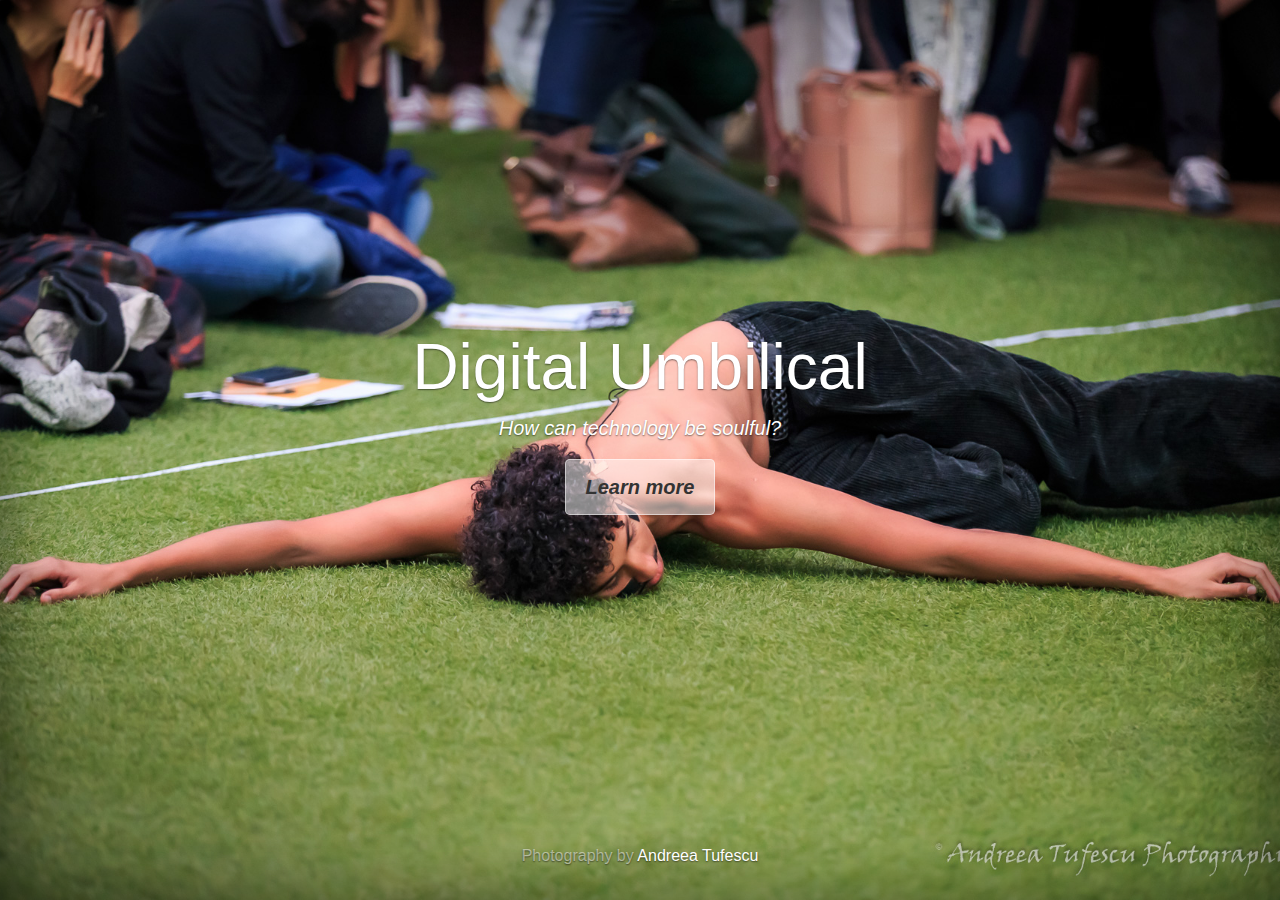
<file: index.htm>
<!doctype html>
<html lang="en">
  <head>
    <meta charset="utf-8">
    <meta name="viewport" content="width=device-width, initial-scale=1, shrink-to-fit=no">
    <meta name="description" content="">
    <meta name="author" content="">
    <link rel="icon" href="./cover/img/mask.ico" sizes="any">

    <title>Digital Umbilical</title>

    <!-- Bootstrap core CSS -->
    <link href="./cover/css/bootstrap.min.css" rel="stylesheet">

    <!-- Custom styles for this template -->
    <link href="./cover/css/cover.css" rel="stylesheet">
  </head>

  <body class="text-center">
    
    <div class="cover-container d-flex w-100 h-100 p-3 mx-auto flex-column">
      
      <header class="masthead mb-auto">
        <div class="inner">
          <!--
          <h3 class="masthead-brand">Cover</h3>
          -->
          <nav class="nav nav-masthead justify-content-center">
            <!--
            <a class="nav-link active" href="#">Home</a>
            <a class="nav-link" href="#">Features</a>
            <a class="nav-link" href="#">Contact</a>
            -->
          </nav>
        </div>
      </header>
    

      <main role="main" class="inner cover">
        <h1 class="cover-heading">Digital Umbilical</h1>
        <p class="lead">How can technology be soulful?</p>
        <p class="lead">
          <a href="./home.htm" class="btn btn-lg btn-secondary">Learn more</a>
        </p>
      </main>

      <footer class="mastfoot mt-auto">
        <div class="inner">
          <p>Photography by <a target="_blank" href="https://www.andreeatufescu.com/">Andreea Tufescu</a></p>
        </div>
      </footer>
    </div>


    <!-- Bootstrap core JavaScript
    ================================================== -->
    <!-- Placed at the end of the document so the pages load faster -->
    <script src="https://code.jquery.com/jquery-3.3.1.slim.min.js" integrity="sha384-q8i/X+965DzO0rT7abK41JStQIAqVgRVzpbzo5smXKp4YfRvH+8abtTE1Pi6jizo" crossorigin="anonymous"></script>
    <script>window.jQuery || document.write('<script src="../../assets/js/vendor/jquery-slim.min.js"><\/script>')</script>
    <script src="./cover/js/popper.min.js"></script>
    <script src="./cover/js/bootstrap.min.js"></script>
  </body>
</html>
</file>
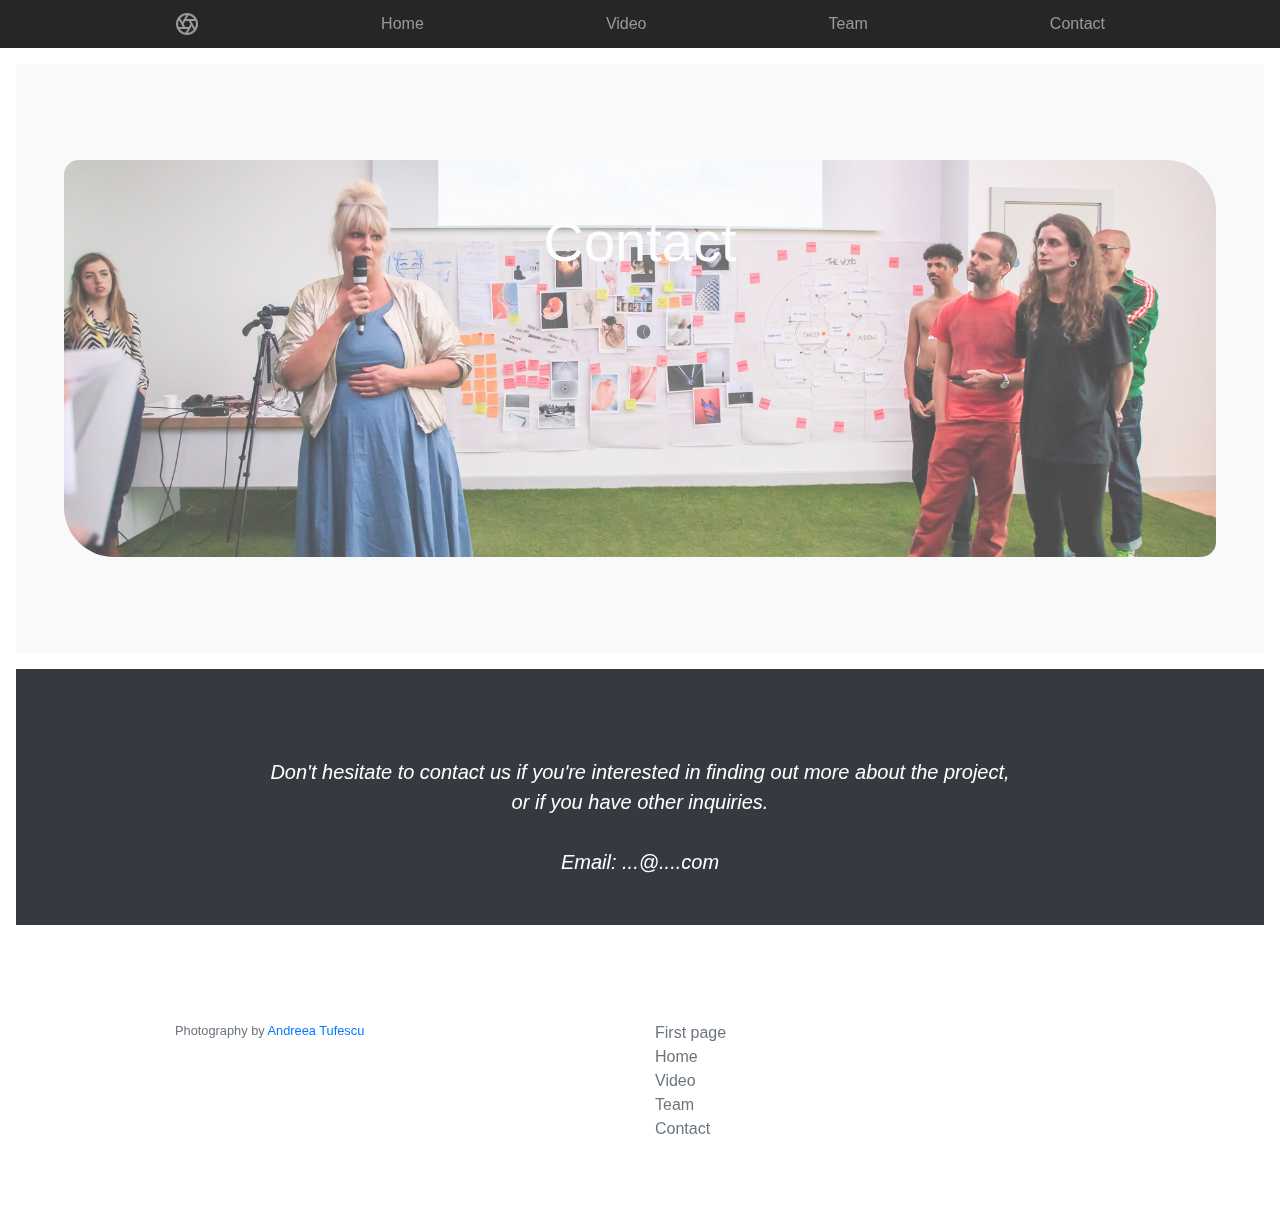
<file: contact.htm>
<!doctype html>
<html lang="en">
  <head>
    <meta charset="utf-8">
    <meta name="viewport" content="width=device-width, initial-scale=1, shrink-to-fit=no">
    <meta name="description" content="">
    <meta name="author" content="">
    <link rel="icon" href="./cover/img/mask.ico">

    <title>Digital Umbilical</title>

    <!-- Bootstrap core CSS -->
    <link href="./contact/css/bootstrap.min.css" rel="stylesheet">

    <!-- Custom styles for this template -->
    <link href="./contact/css/contact.css" rel="stylesheet">
  </head>

  <body>

    <nav class="site-header sticky-top py-1">
      <div class="container d-flex flex-column flex-md-row justify-content-between">
        <a class="py-2" href="./index.htm">
          <svg xmlns="http://www.w3.org/2000/svg" width="24" height="24" viewBox="0 0 24 24" fill="none" stroke="currentColor" stroke-width="2" stroke-linecap="round" stroke-linejoin="round" class="d-block mx-auto"><circle cx="12" cy="12" r="10"></circle><line x1="14.31" y1="8" x2="20.05" y2="17.94"></line><line x1="9.69" y1="8" x2="21.17" y2="8"></line><line x1="7.38" y1="12" x2="13.12" y2="2.06"></line><line x1="9.69" y1="16" x2="3.95" y2="6.06"></line><line x1="14.31" y1="16" x2="2.83" y2="16"></line><line x1="16.62" y1="12" x2="10.88" y2="21.94"></line></svg>
        </a>
        <a class="py-2 d-none d-md-inline-block" href="./home.htm">Home</a>
        <a class="py-2 d-none d-md-inline-block" href="./video.htm">Video</a>
        <a class="py-2 d-none d-md-inline-block" href="./team.htm">Team</a>
        <a class="py-2 d-none d-md-inline-block" href="./contact.htm">Contact</a>
      </div>
    </nav>

    <div class="position-relative overflow-hidden p-3 p-md-5 m-md-3 text-center bg-light">
      <div class="top">
      <div class="col-md-5 p-lg-5 mx-auto my-5">
        
        <h1 class="display-4 font-weight-normal">Contact</h1>
        <p class="lead font-weight-normal">
          <br>
          <br>
          <br>
          <br>
          <br>
          <br>
          <br>
          </p>
        
      </div>
      </div>
      
    </div>

    <div class="d-md-flex flex-md-equal w-100 my-md-3 pl-md-3">
      <div class="bg-dark mr-md-3 pt-3 px-3 pt-md-5 px-md-5 text-center text-white overflow-hidden">
        <div class="obj1">
        <div class="my-3 py-3">
          <h2 class="display-5"></h2>
          <p class="lead">Don't hesitate to contact us if you're interested in finding out more about the project, <br>or if you have other inquiries. <br>
            <br>
            Email: ...@....com<br>
              </p>
        </div>
        </div>
      </div>
    </div>
    
        
      
    

    <footer class="container py-5">
      <div class="row">
        <div class="col-12 col-md">
          <svg xmlns="http://www.w3.org/2000/svg" width="24" height="24" viewBox="0 0 24 24" fill="none" stroke="currentColor" stroke-width="2" stroke-linecap="round" stroke-linejoin="round" class="d-block mb-2"><circle cx="12" cy="12" r="10"></circle><line x1="14.31" y1="8" x2="20.05" y2="17.94"></line><line x1="9.69" y1="8" x2="21.17" y2="8"></line><line x1="7.38" y1="12" x2="13.12" y2="2.06"></line><line x1="9.69" y1="16" x2="3.95" y2="6.06"></line><line x1="14.31" y1="16" x2="2.83" y2="16"></line><line x1="16.62" y1="12" x2="10.88" y2="21.94"></line></svg>
          <small class="d-block mb-3 text-muted">Photography by <a target="_blank" href="https://www.andreeatufescu.com/">Andreea Tufescu</a></small>
        </div>
        
        <div class="col-6 col-md">
          <h5>Features</h5>
          <ul class="list-unstyled text-small">
            <li><a class="text-muted" href="./index.htm">First page</a></li>
            <li><a class="text-muted" href="./home.htm">Home</a></li>
            <li><a class="text-muted" href="./video.htm">Video</a></li>
            <li><a class="text-muted" href="./team.htm">Team</a></li>
            <li><a class="text-muted" href="./contact.htm">Contact</a></li>
          </ul>
        </div>
        <!--
        <div class="col-6 col-md">
          <h5>Resources</h5>
          <ul class="list-unstyled text-small">
            <li><a class="text-muted" href="#">Resource</a></li>
            <li><a class="text-muted" href="#">Resource name</a></li>
            <li><a class="text-muted" href="#">Another resource</a></li>
            <li><a class="text-muted" href="#">Final resource</a></li>
          </ul>
        </div>
        <div class="col-6 col-md">
          <h5>Resources</h5>
          <ul class="list-unstyled text-small">
            <li><a class="text-muted" href="#">Business</a></li>
            <li><a class="text-muted" href="#">Education</a></li>
            <li><a class="text-muted" href="#">Government</a></li>
            <li><a class="text-muted" href="#">Gaming</a></li>
          </ul>
        </div>
        <div class="col-6 col-md">
          <h5>About</h5>
          <ul class="list-unstyled text-small">
            <li><a class="text-muted" href="#">Team</a></li>
            <li><a class="text-muted" href="#">Locations</a></li>
            <li><a class="text-muted" href="#">Privacy</a></li>
            <li><a class="text-muted" href="#">Terms</a></li>
          </ul>
        </div>
      -->
      </div>
    </footer>


    <!-- Bootstrap core JavaScript
    ================================================== -->
    <!-- Placed at the end of the document so the pages load faster -->
    <script src="https://code.jquery.com/jquery-3.3.1.slim.min.js" integrity="sha384-q8i/X+965DzO0rT7abK41JStQIAqVgRVzpbzo5smXKp4YfRvH+8abtTE1Pi6jizo" crossorigin="anonymous"></script>
    <script>window.jQuery || document.write('<script src="../../assets/js/vendor/jquery-slim.min.js"><\/script>')</script>
    <script src="./team/js/popper.min.js"></script>
    <script src="./team/js/bootstrap.min.js"></script>
    <script src="./team/js/holder.min.js"></script>
    <script>
      Holder.addTheme('thumb', {
        bg: '#55595c',
        fg: '#eceeef',
        text: 'Thumbnail'
      });
    </script>
  </body>
</html>
</file>
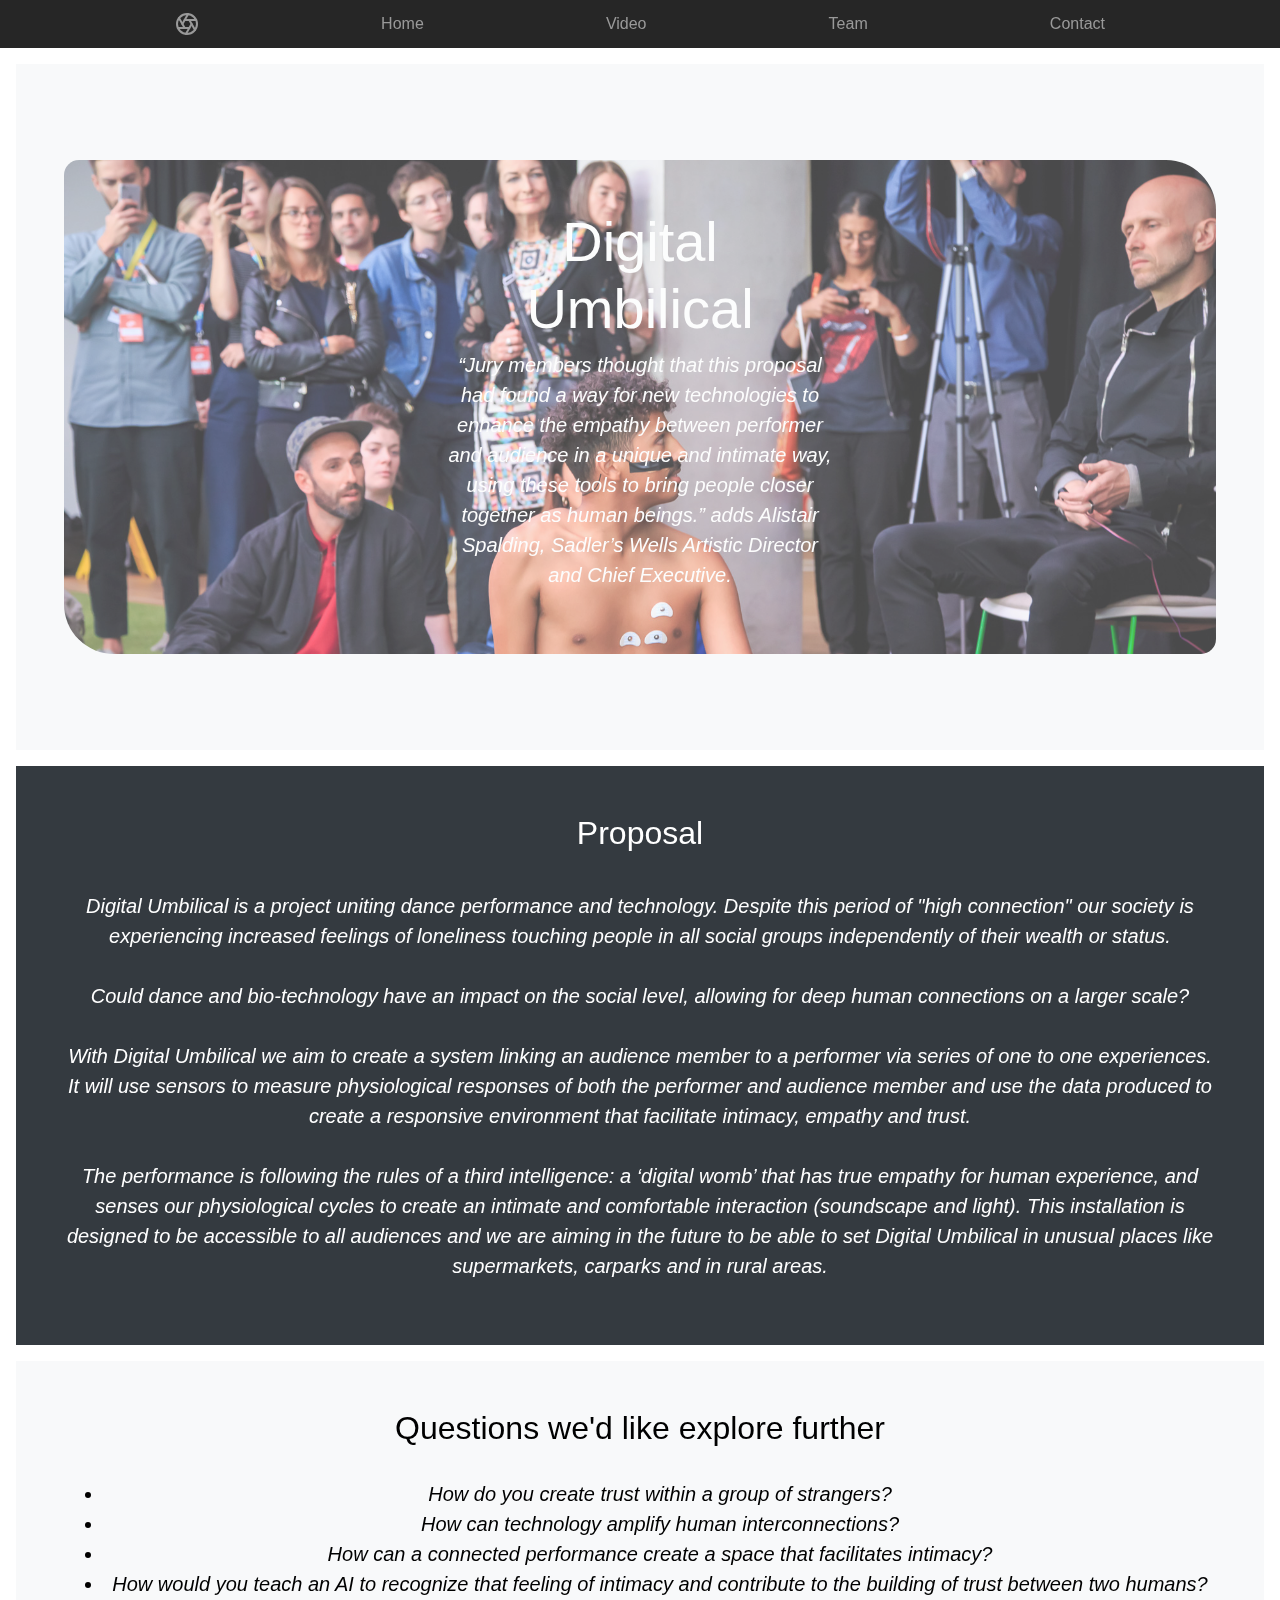
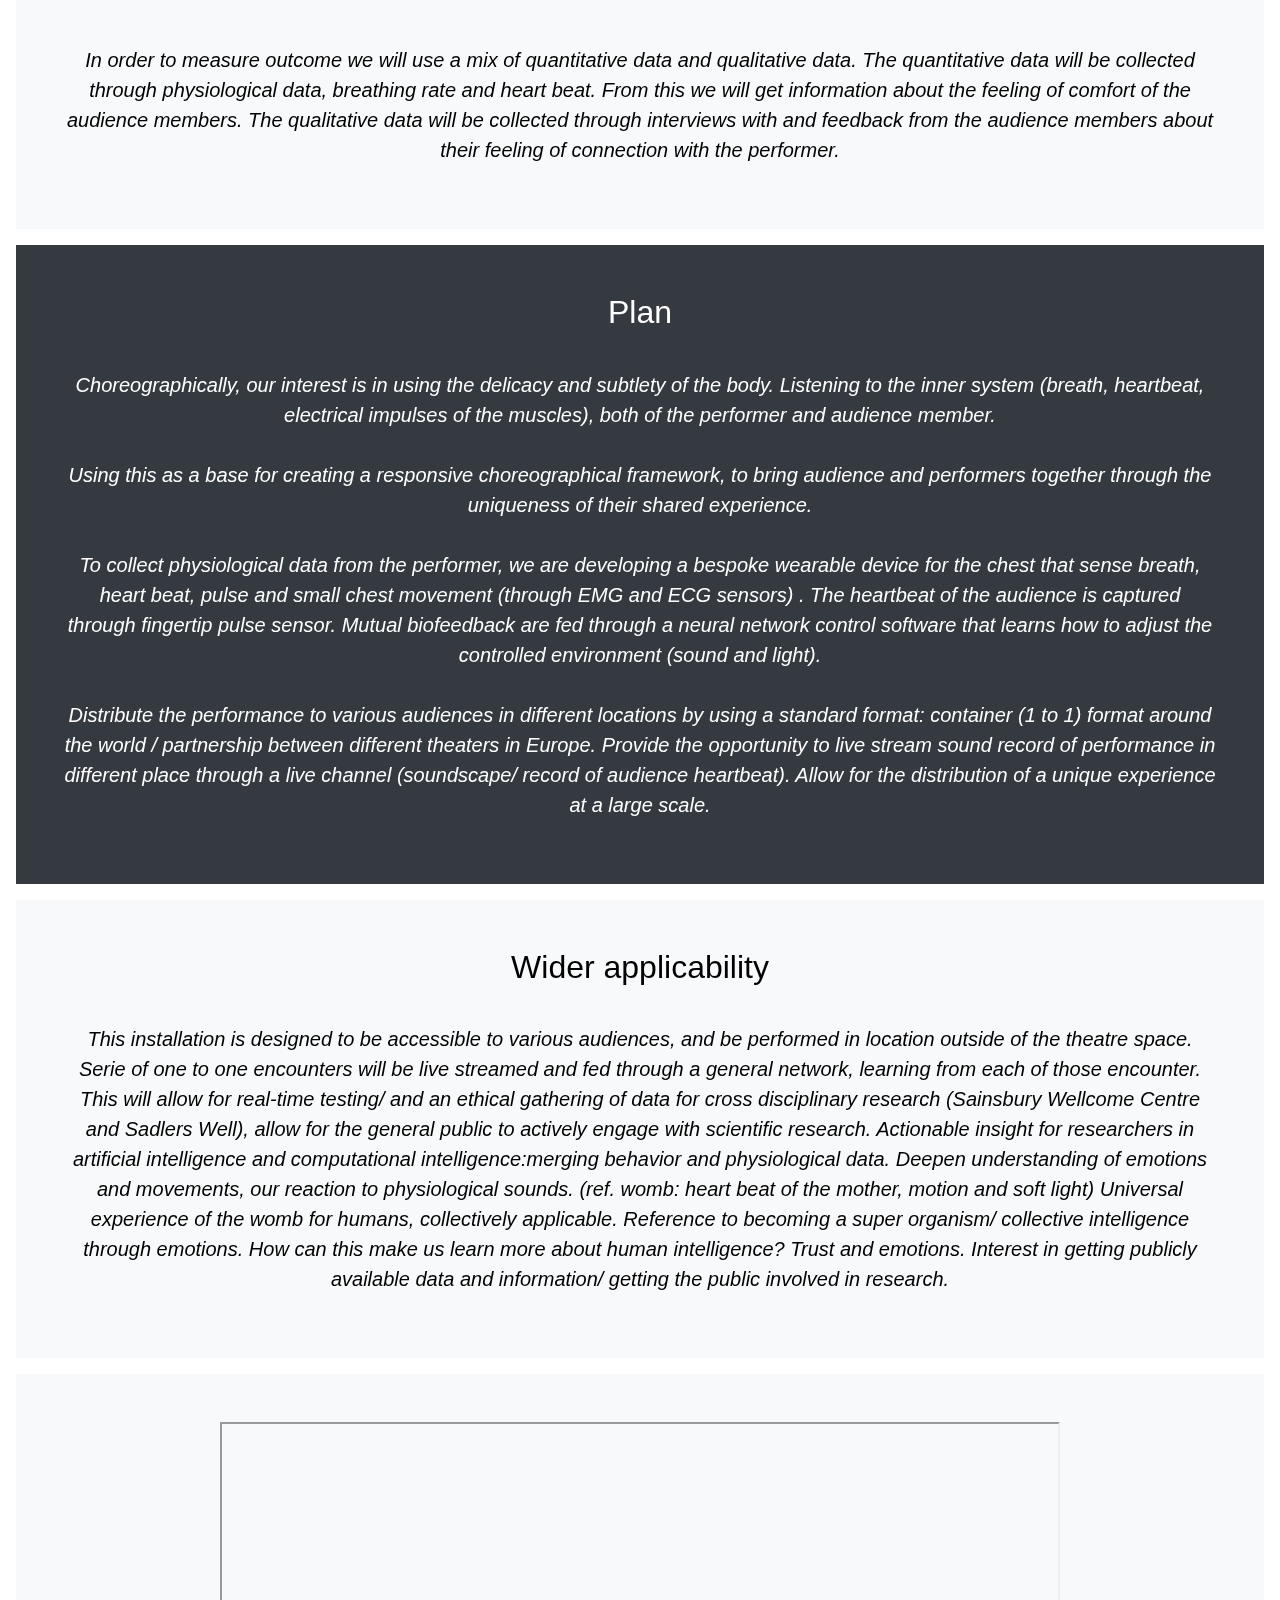
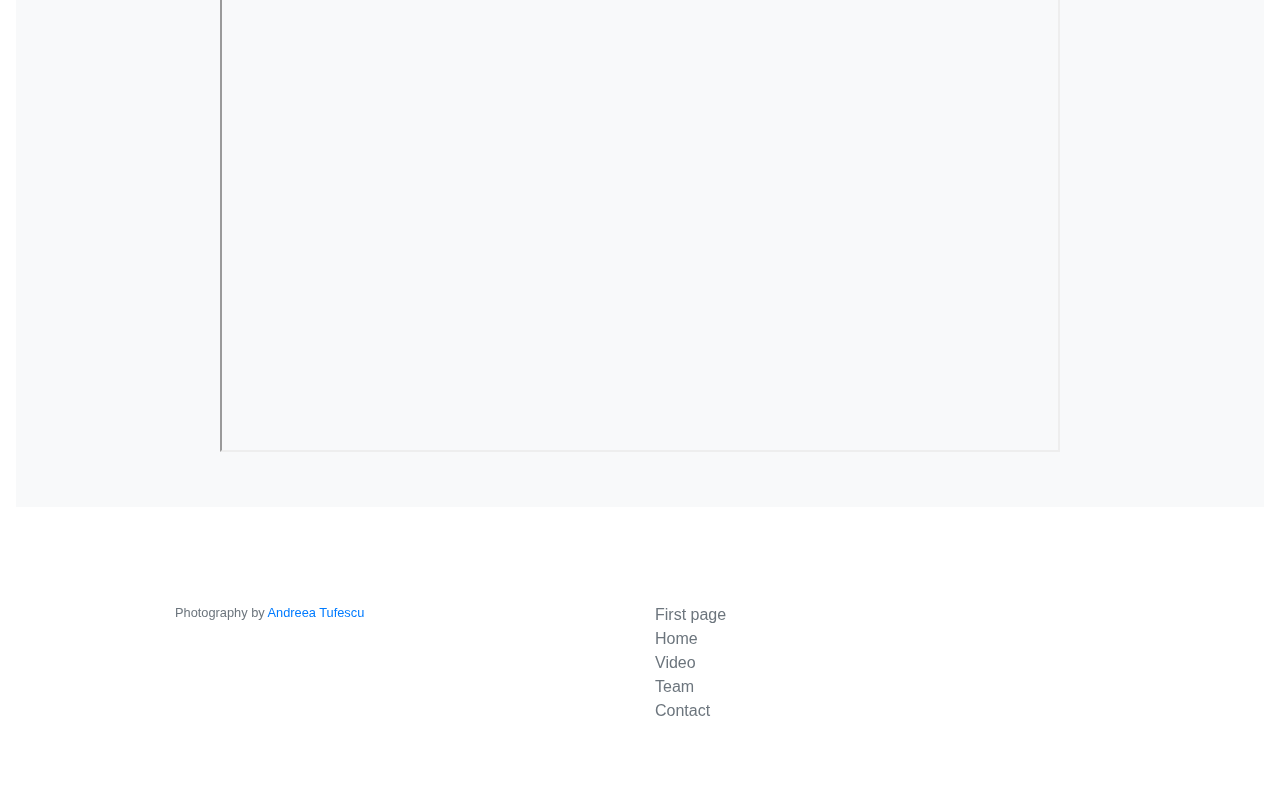
<file: home.htm>
<!doctype html>
<html lang="en">
  <head>
    <meta charset="utf-8">
    <meta name="viewport" content="width=device-width, initial-scale=1, shrink-to-fit=no">
    <meta name="description" content="">
    <meta name="author" content="">
    <link rel="icon" href="./cover/img/mask.ico">

    <title>Digital Umbilical</title>

    <!-- Bootstrap core CSS -->
    <link href="./home/css/bootstrap.min.css" rel="stylesheet">

    <!-- Custom styles for this template -->
    <link href="./home/css/home.css" rel="stylesheet">
  </head>

  <body>
      <nav class="site-header sticky-top py-1">
          <div class="container d-flex flex-column flex-md-row justify-content-between">
              <a class="py-2" href="./index.htm">
                  <svg xmlns="http://www.w3.org/2000/svg" width="24" height="24" viewBox="0 0 24 24" fill="none" stroke="currentColor" stroke-width="2" stroke-linecap="round" stroke-linejoin="round" class="d-block mx-auto"><circle cx="12" cy="12" r="10"></circle><line x1="14.31" y1="8" x2="20.05" y2="17.94"></line><line x1="9.69" y1="8" x2="21.17" y2="8"></line><line x1="7.38" y1="12" x2="13.12" y2="2.06"></line><line x1="9.69" y1="16" x2="3.95" y2="6.06"></line><line x1="14.31" y1="16" x2="2.83" y2="16"></line><line x1="16.62" y1="12" x2="10.88" y2="21.94"></line></svg>
              </a>
              <a class="py-2 d-none d-md-inline-block" href="./home.htm">Home</a>
              <a class="py-2 d-none d-md-inline-block" href="./video.htm">Video</a>
              <a class="py-2 d-none d-md-inline-block" href="./team.htm">Team</a>
              <a class="py-2 d-none d-md-inline-block" href="./contact.htm">Contact</a>
          </div>
      </nav>
      <div class="position-relative overflow-hidden p-3 p-md-5 m-md-3 text-center bg-light">
          <div class="top">
              <div class="col-md-5 p-lg-5 mx-auto my-5">

                  <h1 class="display-4 font-weight-normal">Digital Umbilical</h1>
                  <p class="lead font-weight-normal">
                      “Jury members thought that this proposal had found a way for new technologies to enhance the empathy between performer and audience in a unique and intimate way, using these tools to bring people closer together as human beings.” adds Alistair Spalding, Sadler’s Wells Artistic Director and Chief Executive.
                  </p>

              </div>
          </div>

      </div>

      <div class="position-relative overflow-hidden p-3 p-md-5 m-md-3 text-center bg-dark">



          <h2 class="display-5">Proposal</h2>
          <p class="lead">
              <br />
              Digital Umbilical is a project uniting dance performance and technology. Despite this period of "high connection"
              our society is experiencing increased feelings of loneliness touching people in all social groups independently of their wealth or status. <br /><br />
              Could dance and bio-technology have an impact on the social level, allowing for deep human connections on a larger scale? <br /><br />
              With Digital Umbilical we aim to create a system linking an audience member to a performer via series of one
              to one experiences. It will use sensors to measure physiological responses of both the performer and audience
              member and use the data produced to create a responsive environment that facilitate intimacy, empathy and trust. <br /><br />
              The performance is following the rules of a third intelligence: a ‘digital womb’ that has true empathy for
              human experience, and senses our physiological cycles to create an intimate and comfortable interaction
              (soundscape and light). This installation is designed to be accessible to all audiences and we are aiming
              in the future to be able to set Digital Umbilical in unusual places like supermarkets, carparks and in rural areas.


          </p>
      </div>

      <div class="position-relative overflow-hidden p-3 p-md-5 m-md-3 text-center bg-light">

          <h2 class="display-5 dark">Questions we'd like explore further</h2>
          <br />
          <ul class="lead dark">

              <li>How do you create trust within a group of strangers?</li>
              <li>How can technology amplify human interconnections?</li>
              <li>How can a connected performance create a space that facilitates intimacy?</li>
              <li>How would you teach an AI to recognize that feeling of intimacy and contribute to the building of trust between two humans?</li>
          </ul>
          <p class="lead dark">
              <br />
              In order to measure outcome we will use a mix of quantitative data and qualitative data. The quantitative
              data will be collected through physiological data, breathing rate and heart beat. From this we will get
              information about the feeling of comfort of the audience members. The qualitative data will be collected
              through interviews with and feedback from the audience members about their feeling of connection with the performer.
          </p>

      </div>

      <div class="position-relative overflow-hidden p-3 p-md-5 m-md-3 text-center bg-dark">

          <h2 class="display-5">Plan</h2>
          <p class="lead">
              <br />
              Choreographically, our interest is in using the delicacy and subtlety of the body. Listening to  
              the inner system (breath, heartbeat, electrical impulses of the muscles), both of the performer and audience member.
              <br /><br />
              Using this as a base for creating a responsive choreographical framework, to  
              bring audience and performers together through the uniqueness of their shared experience.
                    <br /><br />
              To collect physiological data from the performer, we are developing a bespoke wearable device for the chest 
              that sense breath, heart beat, pulse and small chest movement (through EMG and ECG sensors) . The heartbeat 
              of the audience is captured through fingertip pulse sensor. Mutual biofeedback are fed through a neural 
              network control software that learns how to adjust the controlled environment (sound and light).
                          <br /><br />
              Distribute the performance to various audiences in different locations by using a standard format: 
              container (1 to 1) format around the world / partnership between different theaters in Europe. Provide 
              the opportunity to live stream sound record of performance in different place through a live channel 
              (soundscape/ record of audience heartbeat). Allow for the distribution of a unique experience at a large scale.



          </p>
      </div>

      <div class="position-relative overflow-hidden p-3 p-md-5 m-md-3 text-center bg-light">

          <h2 class="display-5 dark">Wider applicability</h2>
          <p class="lead dark">
              <br />
              This installation is designed to be accessible to various audiences, and be performed in location outside 
              of the theatre space. Serie of one to one encounters will be live streamed and fed through a general 
              network, learning from each of those encounter. This will allow for real-time testing/ and an ethical 
              gathering of data for cross disciplinary research (Sainsbury Wellcome Centre and Sadlers Well), allow for 
              the general public to actively engage with scientific research.

              Actionable insight for researchers in artificial intelligence and computational intelligence:merging behavior 
              and physiological data. Deepen understanding of emotions and movements, our reaction to physiological sounds. 
              (ref. womb: heart beat of the mother, motion and soft light)

              Universal experience of the womb for humans, collectively applicable. Reference to becoming a super 
              organism/ collective intelligence through emotions. How can this make us learn more about human intelligence? 
              Trust and emotions. Interest in getting publicly available data and information/ getting the public involved 
              in research.



          </p>
      </div>





      <div class="position-relative overflow-hidden p-3 p-md-5 m-md-3 text-center bg-light">
          <div class="video">

              <iframe width="840" height="630"
                      src="https://www.youtube.com/embed/qldCjOsEx8U"></iframe>

          </div>

      </div>

      <footer class="container py-5">
          <div class="row">
              <div class="col-12 col-md">
                  <svg xmlns="http://www.w3.org/2000/svg" width="24" height="24" viewBox="0 0 24 24" fill="none" stroke="currentColor" stroke-width="2" stroke-linecap="round" stroke-linejoin="round" class="d-block mb-2"><circle cx="12" cy="12" r="10"></circle><line x1="14.31" y1="8" x2="20.05" y2="17.94"></line><line x1="9.69" y1="8" x2="21.17" y2="8"></line><line x1="7.38" y1="12" x2="13.12" y2="2.06"></line><line x1="9.69" y1="16" x2="3.95" y2="6.06"></line><line x1="14.31" y1="16" x2="2.83" y2="16"></line><line x1="16.62" y1="12" x2="10.88" y2="21.94"></line></svg>
                  <small class="d-block mb-3 text-muted">Photography by <a target="_blank" href="https://www.andreeatufescu.com/">Andreea Tufescu</a></small>
              </div>
              <div class="col-6 col-md">
                  <h5>Features</h5>
                  <ul class="list-unstyled text-small">
                      <li><a class="text-muted" href="./index.htm">First page</a></li>
                      <li><a class="text-muted" href="./home.htm">Home</a></li>
                      <li><a class="text-muted" href="./video.htm">Video</a></li>
                      <li><a class="text-muted" href="./team.htm">Team</a></li>
                      <li><a class="text-muted" href="./contact.htm">Contact</a></li>
                  </ul>
              </div>
              <!--
              <div class="col-6 col-md">
                <h5>Resources</h5>
                <ul class="list-unstyled text-small">
                  <li><a class="text-muted" href="#">Resource</a></li>
                  <li><a class="text-muted" href="#">Resource name</a></li>
                  <li><a class="text-muted" href="#">Another resource</a></li>
                  <li><a class="text-muted" href="#">Final resource</a></li>
                </ul>
              </div>
              <div class="col-6 col-md">
                <h5>Resources</h5>
                <ul class="list-unstyled text-small">
                  <li><a class="text-muted" href="#">Business</a></li>
                  <li><a class="text-muted" href="#">Education</a></li>
                  <li><a class="text-muted" href="#">Government</a></li>
                  <li><a class="text-muted" href="#">Gaming</a></li>
                </ul>
              </div>
              <div class="col-6 col-md">
                <h5>About</h5>
                <ul class="list-unstyled text-small">
                  <li><a class="text-muted" href="#">Team</a></li>
                  <li><a class="text-muted" href="#">Locations</a></li>
                  <li><a class="text-muted" href="#">Privacy</a></li>
                  <li><a class="text-muted" href="#">Terms</a></li>
                </ul>
              </div>
            -->
          </div>
      </footer>

      <!-- Bootstrap core JavaScript
    ================================================== -->
      <!-- Placed at the end of the document so the pages load faster -->
      <script src="https://code.jquery.com/jquery-3.3.1.slim.min.js" integrity="sha384-q8i/X+965DzO0rT7abK41JStQIAqVgRVzpbzo5smXKp4YfRvH+8abtTE1Pi6jizo" crossorigin="anonymous"></script>
      <script>window.jQuery || document.write('<script src="../../assets/js/vendor/jquery-slim.min.js"><\/script>')</script>
      <script src="./home/js/popper.min.js"></script>
      <script src="./home/js/bootstrap.min.js"></script>
      <script src="./home/js/holder.min.js"></script>
      <script>
Holder.addTheme('thumb', {
        bg: '#55595c',
        fg: '#eceeef',
        text: 'Thumbnail'
      });</script>
  </body>
</html>
</file>
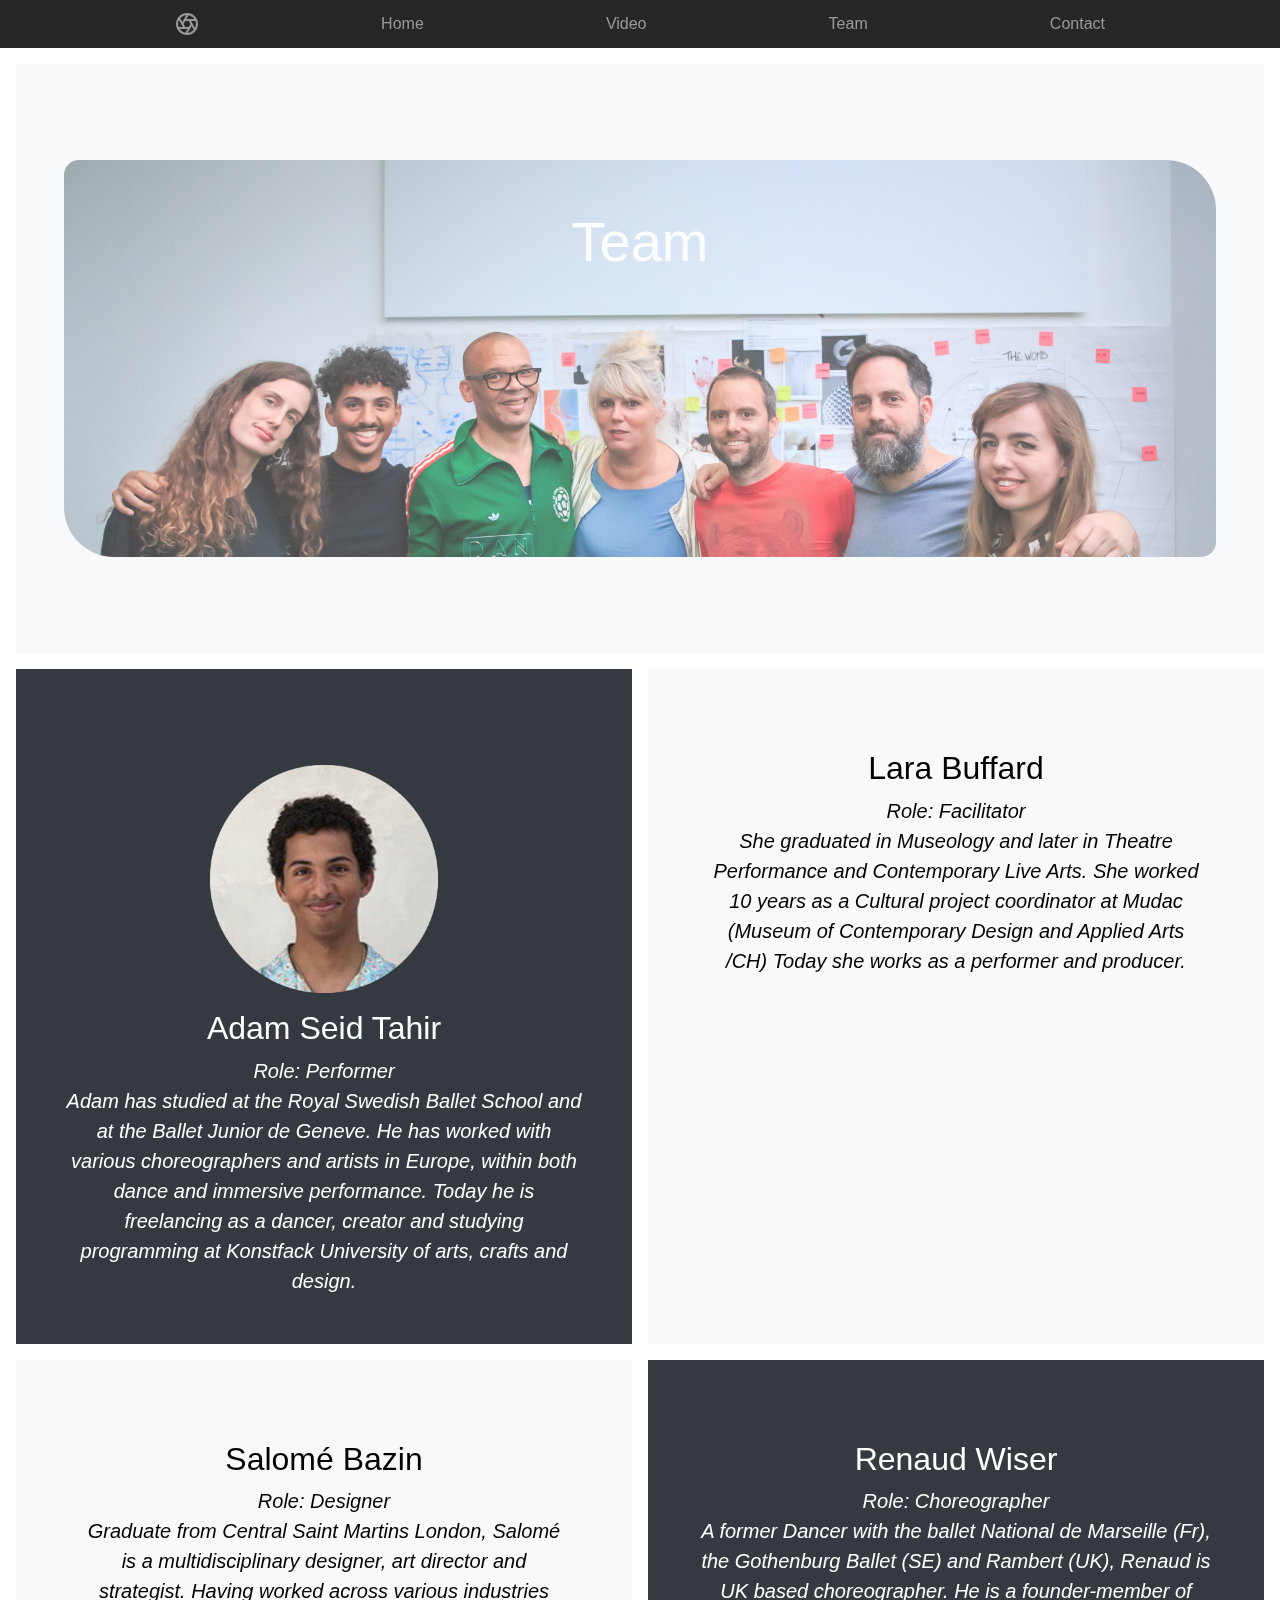
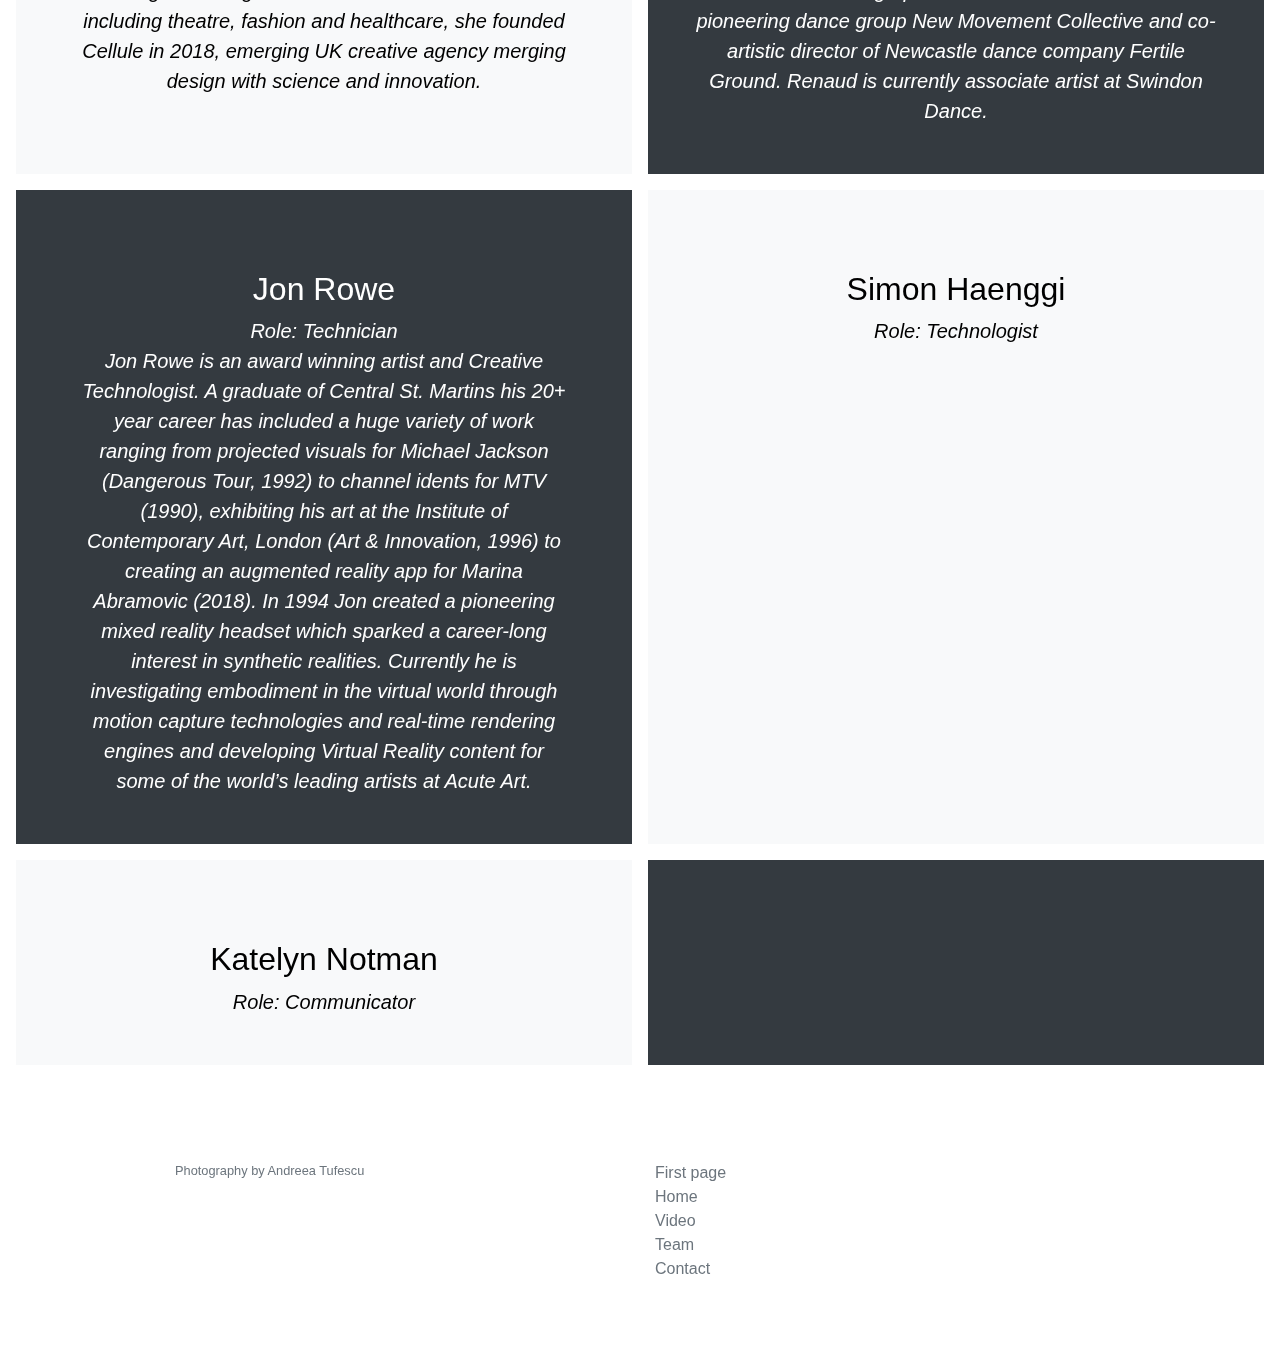
<file: team.htm>
<!doctype html>
<html lang="en">
  <head>
    <meta charset="utf-8">
    <meta name="viewport" content="width=device-width, initial-scale=1, shrink-to-fit=no">
    <meta name="description" content="">
    <meta name="author" content="">
    <link rel="icon" href="./cover/img/mask.ico">

    <title>Digital Umbilical</title>

    <!-- Bootstrap core CSS -->
    <link href="./team/css/bootstrap.min.css" rel="stylesheet">

    <!-- Custom styles for this template -->
    <link href="./team/css/team.css" rel="stylesheet">
  </head>

  <body>

    <nav class="site-header sticky-top py-1">
      <div class="container d-flex flex-column flex-md-row justify-content-between">
        <a class="py-2" href="./index.htm">
          <svg xmlns="http://www.w3.org/2000/svg" width="24" height="24" viewBox="0 0 24 24" fill="none" stroke="currentColor" stroke-width="2" stroke-linecap="round" stroke-linejoin="round" class="d-block mx-auto"><circle cx="12" cy="12" r="10"></circle><line x1="14.31" y1="8" x2="20.05" y2="17.94"></line><line x1="9.69" y1="8" x2="21.17" y2="8"></line><line x1="7.38" y1="12" x2="13.12" y2="2.06"></line><line x1="9.69" y1="16" x2="3.95" y2="6.06"></line><line x1="14.31" y1="16" x2="2.83" y2="16"></line><line x1="16.62" y1="12" x2="10.88" y2="21.94"></line></svg>
        </a>
        <a class="py-2 d-none d-md-inline-block" href="./home.htm">Home</a>
        <a class="py-2 d-none d-md-inline-block" href="./video.htm">Video</a>
        <a class="py-2 d-none d-md-inline-block" href="./team.htm">Team</a>
        <a class="py-2 d-none d-md-inline-block" href="./contact.htm">Contact</a>
      </div>
    </nav>

    <div class="position-relative overflow-hidden p-3 p-md-5 m-md-3 text-center bg-light">
      <div class="top">
      <div class="col-md-5 p-lg-5 mx-auto my-5">
        
        <h1 class="display-4 font-weight-normal">Team</h1>
        <p class="lead font-weight-normal">
          <br>
          <br>
          <br>
          <br>
          <br>
          <br>
          <br>
          </p>
        
      </div>
      </div>
      
    </div>

    <div class="d-md-flex flex-md-equal w-100 my-md-3 pl-md-3">
      <div class="bg-dark mr-md-3 pt-3 px-3 pt-md-5 px-md-5 text-center text-white overflow-hidden">
        <div class="obj1">
        <div class="my-3 py-3">
          <img src="./team/img/adam.png" alt="Adam">
          <h2 class="display-5"><a href="https://www.vimeo.com/adamseidtahir">Adam Seid Tahir</a></h2>
          <p class="lead">Role: Performer<br>
              Adam has studied at the Royal Swedish Ballet School and at the Ballet Junior de Geneve. He has worked with 
              various choreographers and artists in Europe, within both dance and immersive performance. Today he is 
              freelancing as a dancer, creator and studying programming at Konstfack University of arts, crafts and design.
              
              </p>
        </div>
        </div>
        
        
      </div>
      <div class="bg-light mr-md-3 pt-3 px-3 pt-md-5 px-md-5 text-center overflow-hidden">
        <div class="obj2">
        <div class="my-3 p-3">
          <h2 class="display-5 dark"><a href="https://www.larabuffard.com">Lara Buffard</a></h2>
          <p class="lead dark">Role: Facilitator<br>
              She graduated in Museology and later in Theatre Performance and Contemporary Live Arts. She worked 10 years as a 
              Cultural project coordinator at Mudac (Museum of Contemporary Design and Applied Arts /CH)
              Today she works as a performer and producer. <br />
            <a src="www.larabuffard.com"> </a>
              
              </p>
        </div>
        </div>
        
      </div>
    </div>

    <div class="d-md-flex flex-md-equal w-100 my-md-3 pl-md-3">
      <div class="bg-light mr-md-3 pt-3 px-3 pt-md-5 px-md-5 text-center overflow-hidden">
        <div class="obj3">
        <div class="my-3 p-3">
          <h2 class="display-5 dark"><a href="http://salomebazin.com/">Salomé Bazin</a></h2>
          <p class="lead dark">
              Role: Designer <br />
              Graduate from Central Saint Martins London, Salomé is a multidisciplinary designer, art director and 
              strategist. Having worked across various industries including theatre, fashion and healthcare, 
              she founded Cellule in 2018, emerging UK creative agency merging design with science and innovation.
          </p>
        </div>
        </div>
        
      </div>
      <div class="bg-dark mr-md-3 pt-3 px-3 pt-md-5 px-md-5 text-center text-white overflow-hidden">
        <div class="obj4">
        <div class="my-3 py-3">
          <h2 class="display-5"><a href="https://www.renaudwiser.com">Renaud Wiser</a></h2>
          <p class="lead">
              Role: Choreographer <br />
              A former Dancer with the ballet National de Marseille (Fr), the Gothenburg Ballet (SE) and Rambert (UK), 
              Renaud is UK based choreographer. He is a founder-member of pioneering dance group New Movement Collective and 
              co-artistic director of Newcastle dance company Fertile Ground. 
              Renaud is currently associate artist at Swindon Dance.
          </p>
        </div>
        </div>
        
      </div>
    </div>

    <div class="d-md-flex flex-md-equal w-100 my-md-3 pl-md-3">
      <div class="bg-dark mr-md-3 pt-3 px-3 pt-md-5 px-md-5 text-center overflow-hidden">
        <div class="obj5">
        <div class="my-3 p-3">
          <h2 class="display-5"><a href="https://www.acuteart.com">Jon Rowe</a></h2>
          <p class="lead">
              Role: Technician <br />
              Jon Rowe is an award winning artist and Creative Technologist. A graduate of Central St. Martins his 20+ 
              year career has included a huge variety of work ranging from projected visuals for Michael Jackson (Dangerous 
              Tour, 1992) to channel idents for MTV (1990), exhibiting his art at the Institute of Contemporary Art, London 
              (Art & Innovation, 1996) to creating an augmented reality app for Marina Abramovic (2018). In 1994 Jon 
              created a pioneering mixed reality headset which sparked a career-long interest in synthetic realities. 
              Currently he is investigating embodiment in the virtual world through motion capture technologies and 
              real-time rendering engines and developing Virtual Reality content for some of the world’s leading artists 
              at Acute Art.
          </p>
        </div>
        </div>
        
      </div>
      <div class="bg-light mr-md-3 pt-3 px-3 pt-md-5 px-md-5 text-center overflow-hidden">
        <div class="obj6">
        <div class="my-3 py-3">
          <h2 class="display-5 dark">Simon Haenggi</h2>
          <p class="lead dark">Role: Technologist
            
          </p>
        </div>
        </div>
      </div>
    </div>

    <div class="d-md-flex flex-md-equal w-100 my-md-3 pl-md-3">
        <div class="bg-light mr-md-3 pt-3 px-3 pt-md-5 px-md-5 text-center overflow-hidden">
          <div class="obj5">
          <div class="my-3 p-3">
            <h2 class="display-5 dark">Katelyn Notman</h2>
            <p class="lead dark">Role: Communicator
            </p>
          </div>
          </div>
          
        </div>
        <div class="bg-dark mr-md-3 pt-3 px-3 pt-md-5 px-md-5 text-center overflow-hidden">
          <div class="obj6">
          <div class="my-3 py-3">
            <h2 class="display-5 dark"></h2>
            <p class="lead dark">
              
            </p>
          </div>
          </div>
        </div>
      </div>

    

    <footer class="container py-5">
      <div class="row">
        <div class="col-12 col-md">
          <svg xmlns="http://www.w3.org/2000/svg" width="24" height="24" viewBox="0 0 24 24" fill="none" stroke="currentColor" stroke-width="2" stroke-linecap="round" stroke-linejoin="round" class="d-block mb-2"><circle cx="12" cy="12" r="10"></circle><line x1="14.31" y1="8" x2="20.05" y2="17.94"></line><line x1="9.69" y1="8" x2="21.17" y2="8"></line><line x1="7.38" y1="12" x2="13.12" y2="2.06"></line><line x1="9.69" y1="16" x2="3.95" y2="6.06"></line><line x1="14.31" y1="16" x2="2.83" y2="16"></line><line x1="16.62" y1="12" x2="10.88" y2="21.94"></line></svg>
          <small class="d-block mb-3 text-muted">Photography by <a target="_blank" href="https://www.andreeatufescu.com/">Andreea Tufescu</a></small>
        </div>
        <div class="col-6 col-md">
            <h5>Features</h5>
            <ul class="list-unstyled text-small">
              <li><a class="text-muted" href="./index.htm">First page</a></li>
              <li><a class="text-muted" href="./home.htm">Home</a></li>
              <li><a class="text-muted" href="./video.htm">Video</a></li>
              <li><a class="text-muted" href="./team.htm">Team</a></li>
              <li><a class="text-muted" href="./contact.htm">Contact</a></li>
            </ul>
          </div>
          <!--
        <div class="col-6 col-md">
          <h5>Resources</h5>
          <ul class="list-unstyled text-small">
            <li><a class="text-muted" href="#">Resource</a></li>
            <li><a class="text-muted" href="#">Resource name</a></li>
            <li><a class="text-muted" href="#">Another resource</a></li>
            <li><a class="text-muted" href="#">Final resource</a></li>
          </ul>
        </div>
        <div class="col-6 col-md">
          <h5>Resources</h5>
          <ul class="list-unstyled text-small">
            <li><a class="text-muted" href="#">Business</a></li>
            <li><a class="text-muted" href="#">Education</a></li>
            <li><a class="text-muted" href="#">Government</a></li>
            <li><a class="text-muted" href="#">Gaming</a></li>
          </ul>
        </div>
        <div class="col-6 col-md">
          <h5>About</h5>
          <ul class="list-unstyled text-small">
            <li><a class="text-muted" href="#">Team</a></li>
            <li><a class="text-muted" href="#">Locations</a></li>
            <li><a class="text-muted" href="#">Privacy</a></li>
            <li><a class="text-muted" href="#">Terms</a></li>
          </ul>
        </div>
      -->
      </div>
    </footer>


    <!-- Bootstrap core JavaScript
    ================================================== -->
    <!-- Placed at the end of the document so the pages load faster -->
    <script src="https://code.jquery.com/jquery-3.3.1.slim.min.js" integrity="sha384-q8i/X+965DzO0rT7abK41JStQIAqVgRVzpbzo5smXKp4YfRvH+8abtTE1Pi6jizo" crossorigin="anonymous"></script>
    <script>window.jQuery || document.write('<script src="../../assets/js/vendor/jquery-slim.min.js"><\/script>')</script>
    <script src="./team/js/popper.min.js"></script>
    <script src="./team/js/bootstrap.min.js"></script>
    <script src="./team/js/holder.min.js"></script>
    <script>
      Holder.addTheme('thumb', {
        bg: '#55595c',
        fg: '#eceeef',
        text: 'Thumbnail'
      });
    </script>
  </body>
</html>
</file>
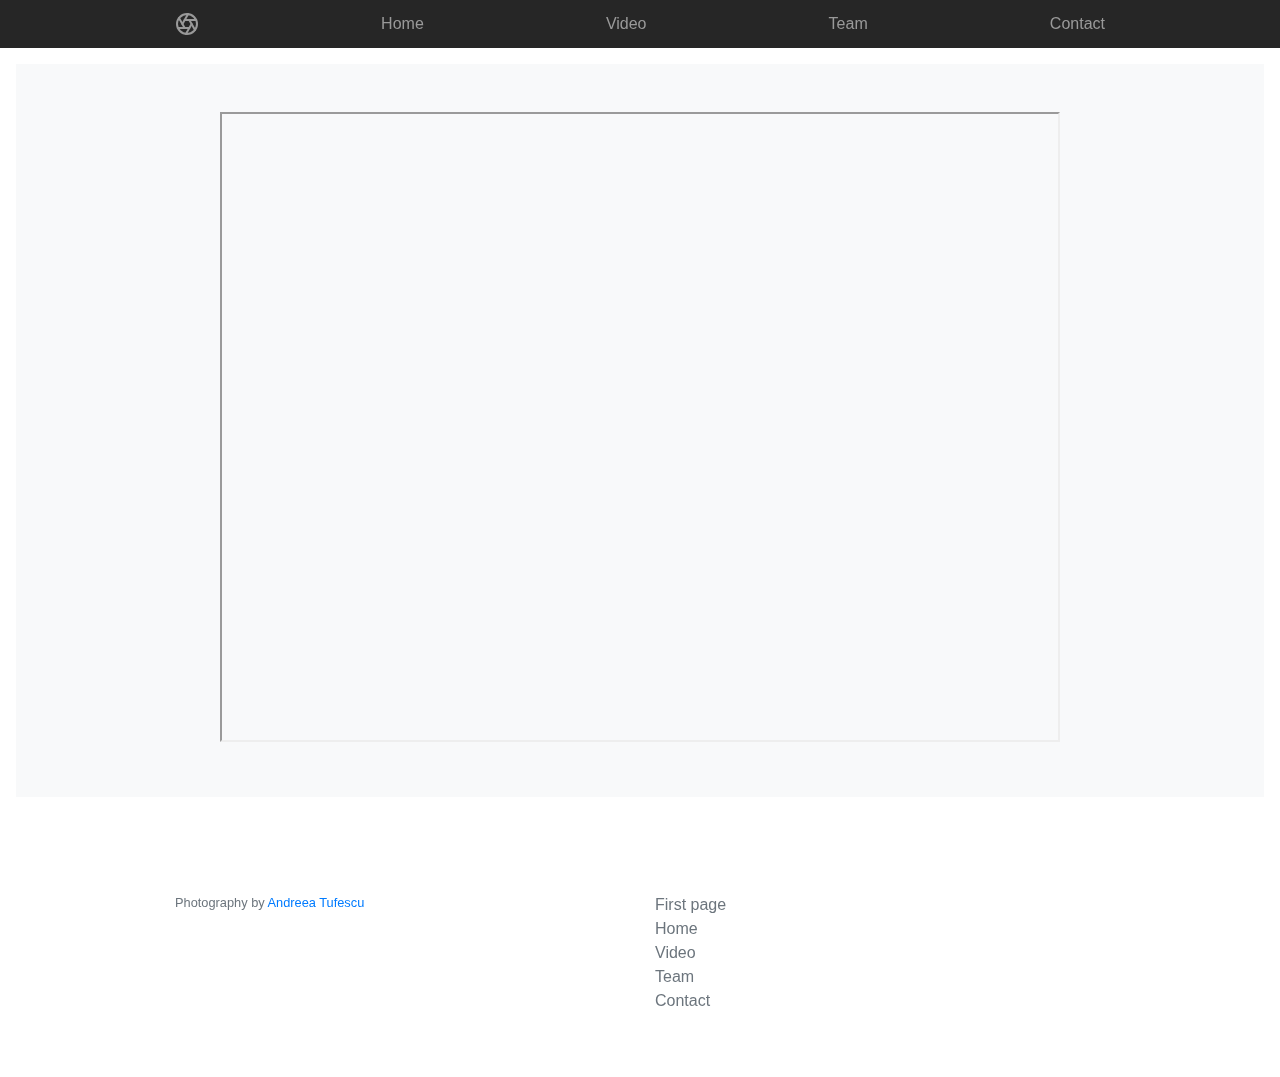
<file: video.htm>
<!doctype html>
<html lang="en">
  <head>
    <meta charset="utf-8">
    <meta name="viewport" content="width=device-width, initial-scale=1, shrink-to-fit=no">
    <meta name="description" content="">
    <meta name="author" content="">
    <link rel="icon" href="./cover/img/mask.ico">

    <title>Digital Umbilical</title>

    <!-- Bootstrap core CSS -->
    <link href="./home/css/bootstrap.min.css" rel="stylesheet">

    <!-- Custom styles for this template -->
    <link href="./home/css/home.css" rel="stylesheet">
  </head>

  <body>
      <nav class="site-header sticky-top py-1">
          <div class="container d-flex flex-column flex-md-row justify-content-between">
              <a class="py-2" href="./index.htm">
                  <svg xmlns="http://www.w3.org/2000/svg" width="24" height="24" viewBox="0 0 24 24" fill="none" stroke="currentColor" stroke-width="2" stroke-linecap="round" stroke-linejoin="round" class="d-block mx-auto"><circle cx="12" cy="12" r="10"></circle><line x1="14.31" y1="8" x2="20.05" y2="17.94"></line><line x1="9.69" y1="8" x2="21.17" y2="8"></line><line x1="7.38" y1="12" x2="13.12" y2="2.06"></line><line x1="9.69" y1="16" x2="3.95" y2="6.06"></line><line x1="14.31" y1="16" x2="2.83" y2="16"></line><line x1="16.62" y1="12" x2="10.88" y2="21.94"></line></svg>
              </a>
              <a class="py-2 d-none d-md-inline-block" href="./home.htm">Home</a>
              <a class="py-2 d-none d-md-inline-block" href="./video.htm">Video</a>
              <a class="py-2 d-none d-md-inline-block" href="./team.htm">Team</a>
              <a class="py-2 d-none d-md-inline-block" href="./contact.htm">Contact</a>
          </div>
      </nav>

      <div class="position-relative overflow-hidden p-3 p-md-5 m-md-3 text-center bg-light">

          <div class="video">

              <iframe width="840" height="630"
                      src="https://www.youtube.com/embed/qldCjOsEx8U"
                      allowfullscreen="allowfullscreen"
                      mozallowfullscreen="mozallowfullscreen" 
                      msallowfullscreen="msallowfullscreen" 
                      oallowfullscreen="oallowfullscreen" 
                      webkitallowfullscreen="webkitallowfullscreen"></iframe>

          </div>

      </div>

      <footer class="container py-5">
          <div class="row">
              <div class="col-12 col-md">
                  <svg xmlns="http://www.w3.org/2000/svg" width="24" height="24" viewBox="0 0 24 24" fill="none" stroke="currentColor" stroke-width="2" stroke-linecap="round" stroke-linejoin="round" class="d-block mb-2"><circle cx="12" cy="12" r="10"></circle><line x1="14.31" y1="8" x2="20.05" y2="17.94"></line><line x1="9.69" y1="8" x2="21.17" y2="8"></line><line x1="7.38" y1="12" x2="13.12" y2="2.06"></line><line x1="9.69" y1="16" x2="3.95" y2="6.06"></line><line x1="14.31" y1="16" x2="2.83" y2="16"></line><line x1="16.62" y1="12" x2="10.88" y2="21.94"></line></svg>
                  <small class="d-block mb-3 text-muted">Photography by <a target="_blank" href="https://www.andreeatufescu.com/">Andreea Tufescu</a></small>
              </div>
              <div class="col-6 col-md">
                  <h5>Features</h5>
                  <ul class="list-unstyled text-small">
                      <li><a class="text-muted" href="./index.htm">First page</a></li>
                      <li><a class="text-muted" href="./home.htm">Home</a></li>
                      <li><a class="text-muted" href="./video.htm">Video</a></li>
                      <li><a class="text-muted" href="./team.htm">Team</a></li>
                      <li><a class="text-muted" href="./contact.htm">Contact</a></li>
                  </ul>
              </div>
              <!--
              <div class="col-6 col-md">
                <h5>Resources</h5>
                <ul class="list-unstyled text-small">
                  <li><a class="text-muted" href="#">Resource</a></li>
                  <li><a class="text-muted" href="#">Resource name</a></li>
                  <li><a class="text-muted" href="#">Another resource</a></li>
                  <li><a class="text-muted" href="#">Final resource</a></li>
                </ul>
              </div>
              <div class="col-6 col-md">
                <h5>Resources</h5>
                <ul class="list-unstyled text-small">
                  <li><a class="text-muted" href="#">Business</a></li>
                  <li><a class="text-muted" href="#">Education</a></li>
                  <li><a class="text-muted" href="#">Government</a></li>
                  <li><a class="text-muted" href="#">Gaming</a></li>
                </ul>
              </div>
              <div class="col-6 col-md">
                <h5>About</h5>
                <ul class="list-unstyled text-small">
                  <li><a class="text-muted" href="#">Team</a></li>
                  <li><a class="text-muted" href="#">Locations</a></li>
                  <li><a class="text-muted" href="#">Privacy</a></li>
                  <li><a class="text-muted" href="#">Terms</a></li>
                </ul>
              </div>
            -->
          </div>
      </footer>

      <!-- Bootstrap core JavaScript
    ================================================== -->
      <!-- Placed at the end of the document so the pages load faster -->
      <script src="https://code.jquery.com/jquery-3.3.1.slim.min.js" integrity="sha384-q8i/X+965DzO0rT7abK41JStQIAqVgRVzpbzo5smXKp4YfRvH+8abtTE1Pi6jizo" crossorigin="anonymous"></script>
      <script>window.jQuery || document.write('<script src="../../assets/js/vendor/jquery-slim.min.js"><\/script>')</script>
      <script src="./home/js/popper.min.js"></script>
      <script src="./home/js/bootstrap.min.js"></script>
      <script src="./home/js/holder.min.js"></script>
      <script>
Holder.addTheme('thumb', {
        bg: '#55595c',
        fg: '#eceeef',
        text: 'Thumbnail'
      });</script>
  </body>
</html>
</file>
<file: cover/css/cover.css>
/*
 * Globals
 */

/* Links */
a,
a:focus,
a:hover {
  color: #fff;
}

/* Custom default button */
.btn-secondary,
.btn-secondary:focus {
  color: #333;
  text-shadow: none; /* Prevent inheritance from `body` */
  background-color: rgba(255,255,255,0.5);
  border: .05rem solid rgba(255,255,255,0.5);
}

.btn-secondary:hover {
  color: #333;
  text-shadow: none; /* Prevent inheritance from `body` */
  background-color: #fff;
  border: .05rem solid #fff;
}


/*
 * Base structure
 */

html,
body {
  height: 100%;
  background-image: url(".././img/cover.JPG");
  background-position: center;
  background-size: cover;
  height: 100%;
}

body {
  display: -ms-flexbox;
  display: flex;
  color: #fff;
  text-shadow: 0 .05rem .1rem rgba(0, 0, 0, .5);
  box-shadow: inset 0 0 5rem rgba(0, 0, 0, .5);
}

.cover-container {
  max-width: 42em;
}


/*
 * Header
 */
.masthead {
  margin-bottom: 2rem;
}

.masthead-brand {
  margin-bottom: 0;
}

.nav-masthead .nav-link {
  padding: .25rem 0;
  font-weight: 700;
  color: rgba(255, 255, 255, .5);
  background-color: transparent;
  border-bottom: .25rem solid transparent;
}

.nav-masthead .nav-link:hover,
.nav-masthead .nav-link:focus {
  border-bottom-color: rgba(255, 255, 255, .25);
}

.nav-masthead .nav-link + .nav-link {
  margin-left: 1rem;
}

.nav-masthead .active {
  color: #fff;
  border-bottom-color: #fff;
}

@media (min-width: 48em) {
  .masthead-brand {
    float: left;
  }
  .nav-masthead {
    float: right;
  }
}


/*
 * Cover
 */
.cover {
  padding: 0 1.5rem;
}
.cover .btn-lg {
  padding: .75rem 1.25rem;
  font-weight: 700;
}


/*
 * Footer
 */
.mastfoot {
  color: rgba(255, 255, 255, .5);
}
</file>
<file: contact/css/contact.css>
.container {
  max-width: 960px;
}

/*
 * Custom translucent site header
 */

.site-header {
  background-color: rgba(0, 0, 0, .85);
  -webkit-backdrop-filter: saturate(180%) blur(20px);
  backdrop-filter: saturate(180%) blur(20px);
}
.site-header a {
  color: #999;
  transition: ease-in-out color .15s;
}
.site-header a:hover {
  color: #fff;
  text-decoration: none;
}

.top{
  width: 100%;
  z-index: 1;
  background-image: url(".././img/top.JPG");
  background-position: center;
  background-size: cover;
  opacity: 0.7;
  border-radius: 15px 50px;
  


}

.dark {
  color: black;
}

/*
 * Dummy devices (replace them with your own or something else entirely!)
 */

 /*

.product-device {
  position: absolute;
  right: 10%;
  bottom: -30%;
  width: 300px;
  height: 540px;
  background-color: #333;
  border-radius: 21px;
  -webkit-transform: rotate(30deg);
  transform: rotate(30deg);
}



.product-device::before {
  position: absolute;
  top: 10%;
  right: 10px;
  bottom: 10%;
  left: 10px;
  content: "";
  background-color: rgba(255, 255, 255, .1);
  border-radius: 5px;
}

.product-device-2 {
  top: -25%;
  right: auto;
  bottom: 0;
  left: 5%;
  background-color: #e5e5e5;
}

*/

/*
 * Extra utilities
 */

.flex-equal > * {
  -ms-flex: 1;
  flex: 1;
}
@media (min-width: 768px) {
  .flex-md-equal > * {
    -ms-flex: 1;
    flex: 1;
  }
}

.overflow-hidden { overflow: hidden; }
</file>
<file: home/css/home.css>
.container {
  max-width: 960px;
}

/*
 * Custom translucent site header
 */

.site-header {
  background-color: rgba(0, 0, 0, .85);
  -webkit-backdrop-filter: saturate(180%) blur(20px);
  backdrop-filter: saturate(180%) blur(20px);
}
.site-header a {
  color: #999;
  transition: ease-in-out color .15s;
}
.site-header a:hover {
  color: #fff;
  text-decoration: none;
}

.top{
  width: 100%;
  z-index: 1;
  background-image: url(".././img/top.JPG");
  background-position: top;
  background-size: cover;
  opacity: 0.7;
  border-radius: 15px 50px;
  


}

.dark {
  color: black;
}

.obj1{
  

}

.obj2{

}

.obj3{
  
}

.obj4{
  

}

.obj5{

}

.obj6{

}

/*
 * Dummy devices (replace them with your own or something else entirely!)
 */

 /*

.product-device {
  position: absolute;
  right: 10%;
  bottom: -30%;
  width: 300px;
  height: 540px;
  background-color: #333;
  border-radius: 21px;
  -webkit-transform: rotate(30deg);
  transform: rotate(30deg);
}



.product-device::before {
  position: absolute;
  top: 10%;
  right: 10px;
  bottom: 10%;
  left: 10px;
  content: "";
  background-color: rgba(255, 255, 255, .1);
  border-radius: 5px;
}

.product-device-2 {
  top: -25%;
  right: auto;
  bottom: 0;
  left: 5%;
  background-color: #e5e5e5;
}

*/

/*
 * Extra utilities
 */

.flex-equal > * {
  -ms-flex: 1;
  flex: 1;
}
@media (min-width: 768px) {
  .flex-md-equal > * {
    -ms-flex: 1;
    flex: 1;
  }
}

.overflow-hidden { overflow: hidden; }
</file>
<file: team/css/team.css>
a {
    text-decoration:none;
    color:inherit;
}
a:hover {
    text-decoration: none;
    color:inherit;
    opacity:0.5;
}

.container {
  max-width: 960px;
}

/*
 * Custom translucent site header
 */

.site-header {
  background-color: rgba(0, 0, 0, .85);
  -webkit-backdrop-filter: saturate(180%) blur(20px);
  backdrop-filter: saturate(180%) blur(20px);
}
.site-header a {
  color: #999;
  transition: ease-in-out color .15s;
}
.site-header a:hover {
  color: #fff;
  text-decoration: none;
}

.top{
  width: 100%;
  z-index: 1;
  background-image: url(".././img/top.JPG");
  background-position: top;
  background-size: cover;
  opacity: 0.7;
  border-radius: 15px 50px;
  


}

.dark {
  color: black;
}

img{
  width: 50%;
  padding: 1rem;
}

/*
 * Dummy devices (replace them with your own or something else entirely!)
 */

 /*

.product-device {
  position: absolute;
  right: 10%;
  bottom: -30%;
  width: 300px;
  height: 540px;
  background-color: #333;
  border-radius: 21px;
  -webkit-transform: rotate(30deg);
  transform: rotate(30deg);
}



.product-device::before {
  position: absolute;
  top: 10%;
  right: 10px;
  bottom: 10%;
  left: 10px;
  content: "";
  background-color: rgba(255, 255, 255, .1);
  border-radius: 5px;
}

.product-device-2 {
  top: -25%;
  right: auto;
  bottom: 0;
  left: 5%;
  background-color: #e5e5e5;
}

*/

/*
 * Extra utilities
 */

.flex-equal > * {
  -ms-flex: 1;
  flex: 1;
}
@media (min-width: 768px) {
  .flex-md-equal > * {
    -ms-flex: 1;
    flex: 1;
  }
}

.overflow-hidden { overflow: hidden; }
</file>
